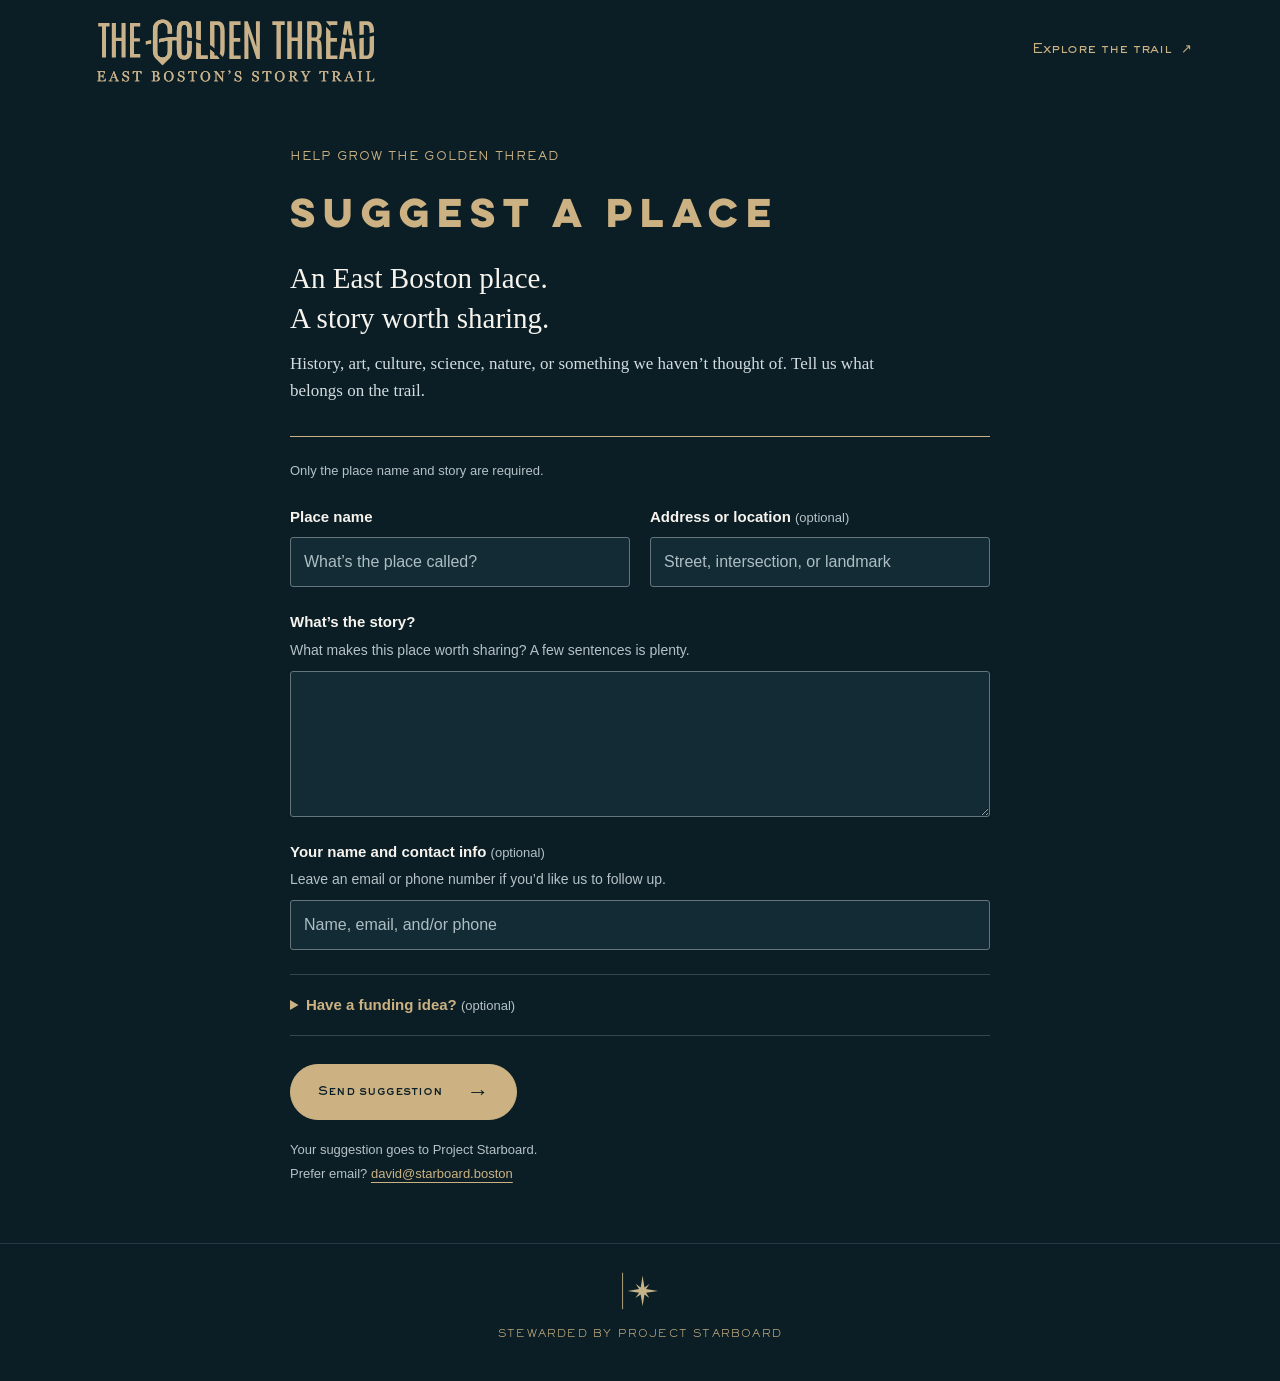
<file: suggest/index.html>
<!DOCTYPE html>
<html lang="en">
<head>
  <meta charset="UTF-8">
  <meta name="viewport" content="width=device-width, initial-scale=1.0">
  <title>Suggest a Place | The Golden Thread</title>
  <meta name="description" content="An East Boston place. A story worth sharing. Suggest a future Golden Thread location—history, art, culture, science, nature, and more.">
  <link rel="canonical" href="https://thread.boston/suggest/">
  <meta property="og:site_name" content="The Golden Thread | East Boston">
  <meta property="og:type" content="website">
  <meta property="og:title" content="Where should the Golden Thread go next?">
  <meta property="og:description" content="An East Boston place. A story worth sharing. Help shape the trail by suggesting a future location.">
  <meta property="og:url" content="https://thread.boston/suggest/">
  <meta property="og:image" content="https://thread.boston/grfx/og/og-home-new.JPEG">
  <meta property="og:image:alt" content="A Golden Thread threshold beside Boston Harbor">
  <meta name="twitter:card" content="summary_large_image">
  <meta name="theme-color" content="#0B1E26">
  <link rel="icon" href="/favicon.ico" sizes="32x32">
  <link rel="icon" href="/grfx/Starboard-Logo-Bright-Transparent.svg" type="image/svg+xml">
  <link rel="apple-touch-icon" href="/apple-touch-icon.png">
  <link rel="preload" href="/fonts/LuloCleanW01OneBold.otf" as="font" type="font/otf" crossorigin>
  <link rel="stylesheet" href="/site.css?v=20261021c">
  <link rel="stylesheet" href="/suggest/suggest.css?v=20261023">
</head>
<body>
  <a href="#main" class="skip-link">Skip to content</a>
  <header class="suggest-header">
    <a class="brand" href="/" aria-label="The Golden Thread home">
      <img src="/grfx/GoldenThread_Lockup_Horizontal.svg" alt="The Golden Thread" width="883" height="199">
    </a>
    <a class="back-link" href="/#story">Explore the trail <span aria-hidden="true">↗</span></a>
  </header>

  <main id="main" class="suggest-main">
    <div class="intro">
      <p class="eyebrow">Help grow the Golden Thread</p>
      <h1>Suggest a place</h1>
      <p class="lead">An East Boston place.<br>A story worth sharing.</p>
      <p class="intro-copy">History, art, culture, science, nature, or something we haven’t thought of. Tell us what belongs on the trail.</p>
    </div>

    <!-- FormSubmit delivers to David after its one-time email activation.
         Keep the default CAPTCHA enabled. Setup instructions are in README.md. -->
    <form class="suggest-form" action="https://formsubmit.co/david@starboard.boston" method="POST" accept-charset="UTF-8">
      <input type="hidden" name="_subject" value="New Golden Thread location suggestion">
      <input type="hidden" name="_template" value="table">
      <input type="hidden" name="_url" value="https://thread.boston/suggest/">
      <input type="hidden" name="_next" value="https://thread.boston/suggest/thanks/">
      <input class="form-trap" type="text" name="_honey" tabindex="-1" autocomplete="off" aria-hidden="true">

      <p class="form-note">Only the place name and story are required.</p>
      <div class="field-row">
        <div class="field">
          <label for="place">Place name</label>
          <input id="place" name="Place name" type="text" required maxlength="200" placeholder="What’s the place called?">
        </div>
        <div class="field">
          <label for="address">Address or location <span class="optional">(optional)</span></label>
          <input id="address" name="Address or location" type="text" maxlength="350" placeholder="Street, intersection, or landmark">
        </div>
      </div>

      <div class="field">
        <label for="story">What’s the story?</label>
        <p class="field-help" id="story-help">What makes this place worth sharing? A few sentences is plenty.</p>
        <textarea id="story" name="Story" rows="5" required maxlength="10000" aria-describedby="story-help"></textarea>
      </div>

      <div class="field">
        <label for="contact">Your name and contact info <span class="optional">(optional)</span></label>
        <p class="field-help" id="contact-help">Leave an email or phone number if you’d like us to follow up.</p>
        <input id="contact" name="Submitter contact" type="text" maxlength="500" aria-describedby="contact-help" placeholder="Name, email, and/or phone">
      </div>

      <details class="funding">
        <summary>Have a funding idea? <span class="optional">(optional)</span></summary>
        <div class="funding-content">
          <label for="funding">Potential sponsors, grants, or partners</label>
          <p class="field-help" id="funding-help">Each marker needs to be designed, permitted, fabricated, and installed. Share any ideas for supporting that work. No funding commitment is needed to suggest a place.</p>
          <textarea id="funding" name="Marker funding ideas" rows="3" maxlength="5000" aria-describedby="funding-help"></textarea>
        </div>
      </details>

      <button class="submit-button" type="submit">Send suggestion <span aria-hidden="true">→</span></button>
      <p class="submission-note">Your suggestion goes to Project Starboard.<br>Prefer email? <a href="mailto:david@starboard.boston?subject=Golden%20Thread%20location%20suggestion">david@starboard.boston</a></p>
    </form>
  </main>

  <footer class="suggest-footer">
    <a href="https://starboard.boston" class="steward">
      <img src="/grfx/Starboard-Logo-Bright-Transparent.svg" alt="" width="38" height="38">
      <span>Stewarded by Project Starboard</span>
    </a>
  </footer>
</body>
</html>
</file>
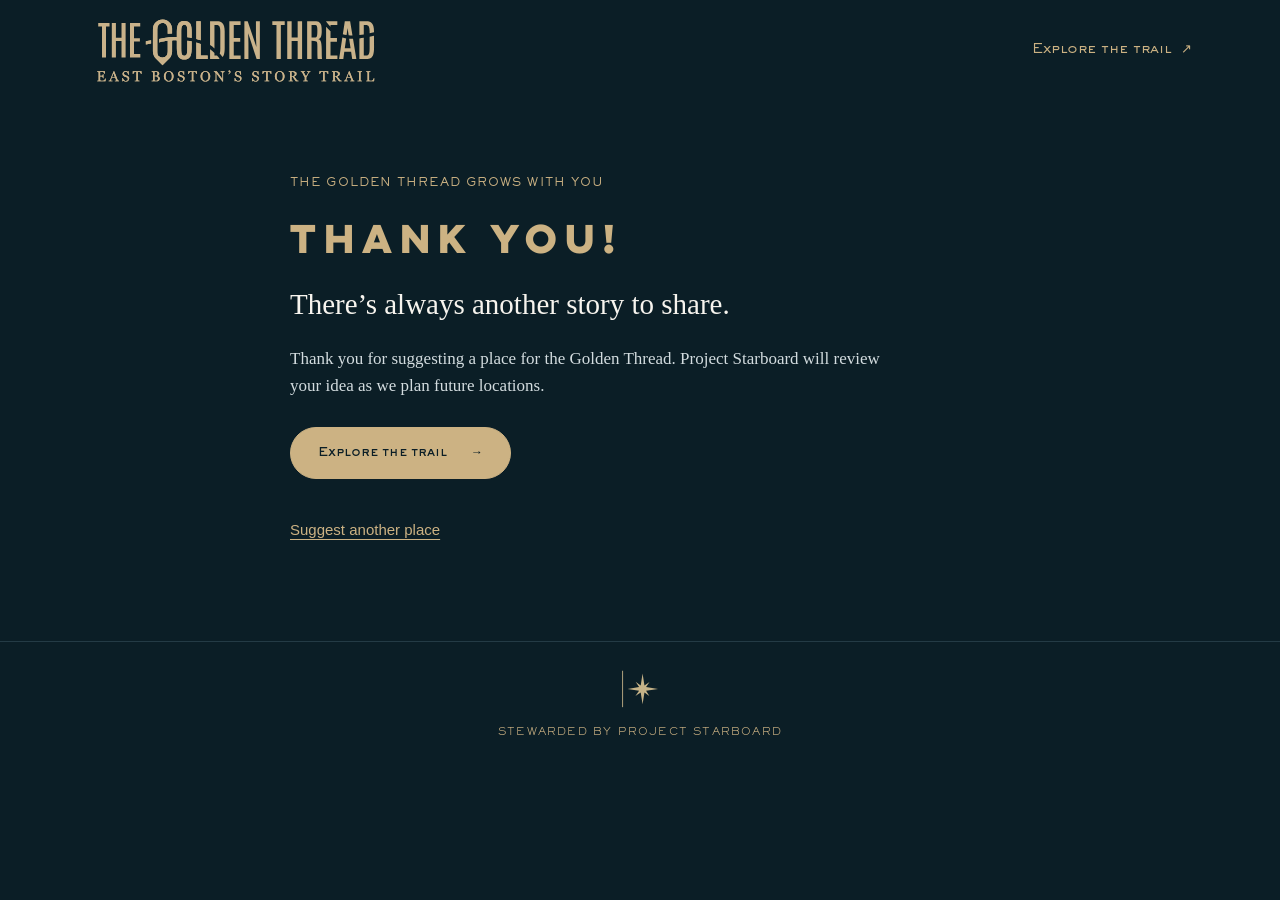
<file: suggest/thanks/index.html>
<!DOCTYPE html>
<html lang="en">
<head>
  <meta charset="UTF-8">
  <meta name="viewport" content="width=device-width, initial-scale=1.0">
  <title>Thank You | The Golden Thread</title>
  <meta name="robots" content="noindex, follow">
  <meta name="theme-color" content="#0B1E26">
  <link rel="icon" href="/favicon.ico" sizes="32x32">
  <link rel="icon" href="/grfx/Starboard-Logo-Bright-Transparent.svg" type="image/svg+xml">
  <link rel="stylesheet" href="/site.css?v=20261021c">
  <link rel="stylesheet" href="/suggest/suggest.css?v=20261023">
</head>
<body>
  <a href="#main" class="skip-link">Skip to content</a>
  <header class="suggest-header">
    <a class="brand" href="/" aria-label="The Golden Thread home">
      <img src="/grfx/GoldenThread_Lockup_Horizontal.svg" alt="The Golden Thread" width="883" height="199">
    </a>
    <a class="back-link" href="/#story">Explore the trail <span aria-hidden="true">↗</span></a>
  </header>
  <main id="main" class="suggest-main thank-you">
    <p class="eyebrow">The Golden Thread grows with you</p>
    <h1>Thank you!</h1>
    <p class="lead">There’s always another story to share.</p>
    <p class="intro-copy">Thank you for suggesting a place for the Golden Thread. Project Starboard will review your idea as we plan future locations.</p>
    <a href="/#story" class="primary-link">Explore the trail <span aria-hidden="true">→</span></a>
    <p><a href="/suggest/" class="secondary-link">Suggest another place</a></p>
  </main>
  <footer class="suggest-footer">
    <a href="https://starboard.boston" class="steward">
      <img src="/grfx/Starboard-Logo-Bright-Transparent.svg" alt="" width="38" height="38">
      <span>Stewarded by Project Starboard</span>
    </a>
  </footer>
</body>
</html>
</file>
<file: suggest/suggest.css>
/* Suggest a location: existing Golden Thread colors, wordmark, and fonts.
   No build step, external CSS dependency, or JavaScript is needed. */
:root {
  color-scheme: dark;
  --suggest-ink: #0b1e26;
  --suggest-gold: #ccb283;
  --suggest-text: #f7f4ee;
  --suggest-muted: #b6c2c6;
}
* { box-sizing: border-box; }
body {
  margin: 0;
  background: var(--suggest-ink);
  color: var(--suggest-text);
  font-family: Georgia, "Times New Roman", serif;
  -webkit-font-smoothing: antialiased;
}
::selection { background: var(--suggest-gold); color: var(--suggest-ink); }
a { color: var(--suggest-gold); text-underline-offset: 4px; }
a:hover { color: #f7e4c1; }
.suggest-header {
  max-width: 1152px;
  margin: 0 auto;
  padding: 18px 24px;
  display: flex;
  justify-content: space-between;
  align-items: center;
  gap: 24px;
}
.brand { display: block; flex: 0 1 288px; }
.brand img { display: block; width: 100%; height: auto; }
.back-link {
  font: 500 13px/1.4 "Sackers Gothic", Arial, sans-serif;
  text-decoration: none;
  text-align: right;
}
.back-link span { margin-left: 5px; }
.suggest-main { width: min(100% - 40px, 700px); margin: 48px auto 0; }
.intro { margin: 0 0 32px; }
.eyebrow {
  margin: 0 0 18px;
  font: 500 11px/1.7 "Sackers Gothic", Arial, sans-serif;
  letter-spacing: .1em;
  text-transform: uppercase;
  color: var(--suggest-gold);
}
h1 {
  margin: 0;
  color: var(--suggest-gold);
  font: 700 clamp(24px, 5.6vw, 36px)/1.5 "Lulo Clean One Bold", Arial, sans-serif;
}
.lead { margin: 20px 0 12px; font-size: clamp(23px, 4.8vw, 29px); line-height: 1.35; }
.intro-copy { max-width: 610px; margin: 0; font-size: 17px; line-height: 1.6; color: #d3dcdf; }
.suggest-form {
  border-top: 1px solid var(--suggest-gold);
  padding-top: 24px;
  font-family: Arial, Helvetica, sans-serif;
}
.form-note { margin: 0 0 25px; font-size: 13px; line-height: 1.5; color: var(--suggest-muted); }
.field-row { display: grid; grid-template-columns: 1fr 1fr; gap: 20px; }
.field { min-width: 0; margin-bottom: 24px; }
label { display: block; margin-bottom: 9px; font-size: 15px; font-weight: 600; line-height: 1.5; }
.optional { color: var(--suggest-muted); font-size: 13px; font-weight: 400; }
.field-help { margin: -3px 0 10px; color: var(--suggest-muted); font-size: 14px; line-height: 1.5; }
input:not([type="hidden"]), textarea {
  display: block;
  width: 100%;
  min-width: 0;
  padding: 12px 13px;
  border: 1px solid #64757b;
  border-radius: 3px;
  background: #122b35;
  color: var(--suggest-text);
  font: 400 16px/1.5 Arial, Helvetica, sans-serif;
}
textarea { resize: vertical; min-height: 110px; }
input::placeholder, textarea::placeholder { color: #aebec4; opacity: 1; }
input:focus, textarea:focus { border-color: var(--suggest-gold); outline: 2px solid var(--suggest-gold); outline-offset: 2px; }
.suggest-form .form-trap { display: none; }
.funding { margin: 3px 0 28px; padding: 18px 0; border-top: 1px solid #34474e; border-bottom: 1px solid #34474e; }
.funding summary { cursor: pointer; color: var(--suggest-gold); font-size: 15px; font-weight: 600; line-height: 1.6; }
.funding summary::marker { color: var(--suggest-gold); }
.funding-content { padding-top: 20px; }
.funding-content label { font-weight: 400; }
.submit-button, .primary-link {
  display: inline-flex;
  align-items: center;
  justify-content: center;
  gap: 24px;
  min-height: 52px;
  padding: 16px 27px;
  border: 1px solid var(--suggest-gold);
  border-radius: 999px;
  background: var(--suggest-gold);
  color: var(--suggest-ink);
  cursor: pointer;
  font: 700 12px/1.5 "Sackers Gothic", Arial, sans-serif;
  text-decoration: none;
}
.submit-button:hover, .primary-link:hover { background: #e2cba3; color: var(--suggest-ink); }
.submit-button span { font: 400 22px/1 Arial, sans-serif; }
.submission-note { margin: 18px 0 0; color: var(--suggest-muted); font-size: 13px; line-height: 1.8; }
.suggest-footer { margin-top: 58px; padding: 28px 20px 38px; border-top: 1px solid #243b45; text-align: center; }
.steward { display: inline-flex; flex-direction: column; align-items: center; gap: 15px; text-decoration: none; font: 300 10px/1.8 "Sackers Gothic", Arial, sans-serif; letter-spacing: .12em; text-transform: uppercase; }
.steward img { display: block; width: 38px; height: 38px; }
.thank-you { min-height: 48vh; padding: 26px 0; }
.thank-you .intro-copy { margin: 20px 0 28px; }
.secondary-link { display: inline-block; margin: 24px 0 0; font: 400 15px/1.5 Arial, sans-serif; }
@media (max-width: 600px) {
  .suggest-header { padding: 17px 20px; gap: 17px; }
  .brand { flex-basis: 228px; }
  .back-link { max-width: 82px; font-size: 10px; line-height: 1.7; }
  .suggest-main { margin-top: 31px; }
  .field-row { grid-template-columns: 1fr; gap: 0; }
  .eyebrow { font-size: 10px; letter-spacing: .06em; }
  .submit-button { width: 100%; }
}
</file>
<file: site.css>
/* Shared site styles for all pages (index + threshold1–5).
   Tailwind utilities come from the Play CDN; this file carries everything
   Tailwind can't: @font-face, dialog ::backdrop, scroll-reveal, focus rings,
   and the skip link. */

/* Self-hosted brand fonts from fonts/; Georgia uses the system serif font. */
@font-face {
  font-family: "Lulo Clean One Bold";
  src: url("fonts/LuloCleanW01OneBold.otf") format("opentype");
  font-weight: 700;
  font-style: normal;
  font-display: swap;
}
/* Sackers Gothic: one family, three weights, selected via font-light/medium/bold */
@font-face {
  font-family: "Sackers Gothic";
  src: url("fonts/SackersGothicLight.woff2") format("woff2");
  font-weight: 300;
  font-style: normal;
  font-display: swap;
}
@font-face {
  font-family: "Sackers Gothic";
  src: url("fonts/SackersGothicMedium.woff2") format("woff2");
  font-weight: 500;
  font-style: normal;
  font-display: swap;
}
@font-face {
  font-family: "Sackers Gothic";
  src: url("fonts/SackersGothicHeavy.woff2") format("woff2");
  font-weight: 700;
  font-style: normal;
  font-display: swap;
}

/* Keyboard focus: the browser default ring is invisible against the ink
   background, so paint a gold ring instead (only for keyboard focus). */
:focus-visible {
  outline: 2px solid #ccb283; /* gold */
  outline-offset: 3px;
}

/* Skip link: visually hidden until it receives keyboard focus, then drops
   in over the header. Plain CSS so it works before Tailwind's CDN runs. */
.skip-link {
  position: absolute;
  left: 1rem;
  top: 0.75rem;
  z-index: 50;
  padding: 0.75rem 1.25rem;
  background: #ccb283; /* gold */
  color: #000;      /* ink */
  font-size: 0.875rem;
  text-decoration: none;
  transform: translateY(-250%);
}
.skip-link:focus {
  transform: none;
}

/* Frosted ink mask behind open dialogs: page stays 25% visible under a blur
   (Tailwind can't reach ::backdrop on the CDN build). */
dialog::backdrop {
  background: rgba(14, 27, 28, 0.75); /* ink @ 75% */
  -webkit-backdrop-filter: blur(12px); /* matches the menu's backdrop-blur-md */
  backdrop-filter: blur(12px);
}
/* The full-screen menu is its own frosted ink mask (bg-ink/75 + blur), so
   its backdrop must stay clear or the two layers stack to near-opaque. */
#menu::backdrop {
  background: transparent;
  -webkit-backdrop-filter: none;
  backdrop-filter: none;
}
/* Freeze the page (and retract its scrollbar) behind the full-screen menu,
   so the takeover truly spans edge to edge on desktop scrollbars. */
body:has(#menu[open]) {
  overflow: hidden;
}
/* Scroll reveal: every direct child of the .reveal container fades in over
   300ms as it enters the viewport. Hidden state only applies once JS has
   tagged <html> with .js, so content stays visible without JavaScript;
   skipped for reduced motion. */
@media (prefers-reduced-motion: no-preference) {
  /* Animated in-page scrolling (hero chevron -> #story); instant jump
     under reduced motion. */
  html {
    scroll-behavior: smooth;
  }
  html.js .reveal > * {
    opacity: 0;
    transform: translateY(24px);
    transition: opacity 300ms ease-out, transform 300ms ease-out;
  }
  html.js .reveal > .is-visible {
    opacity: 1;
    transform: none;
  }
}
</file>
